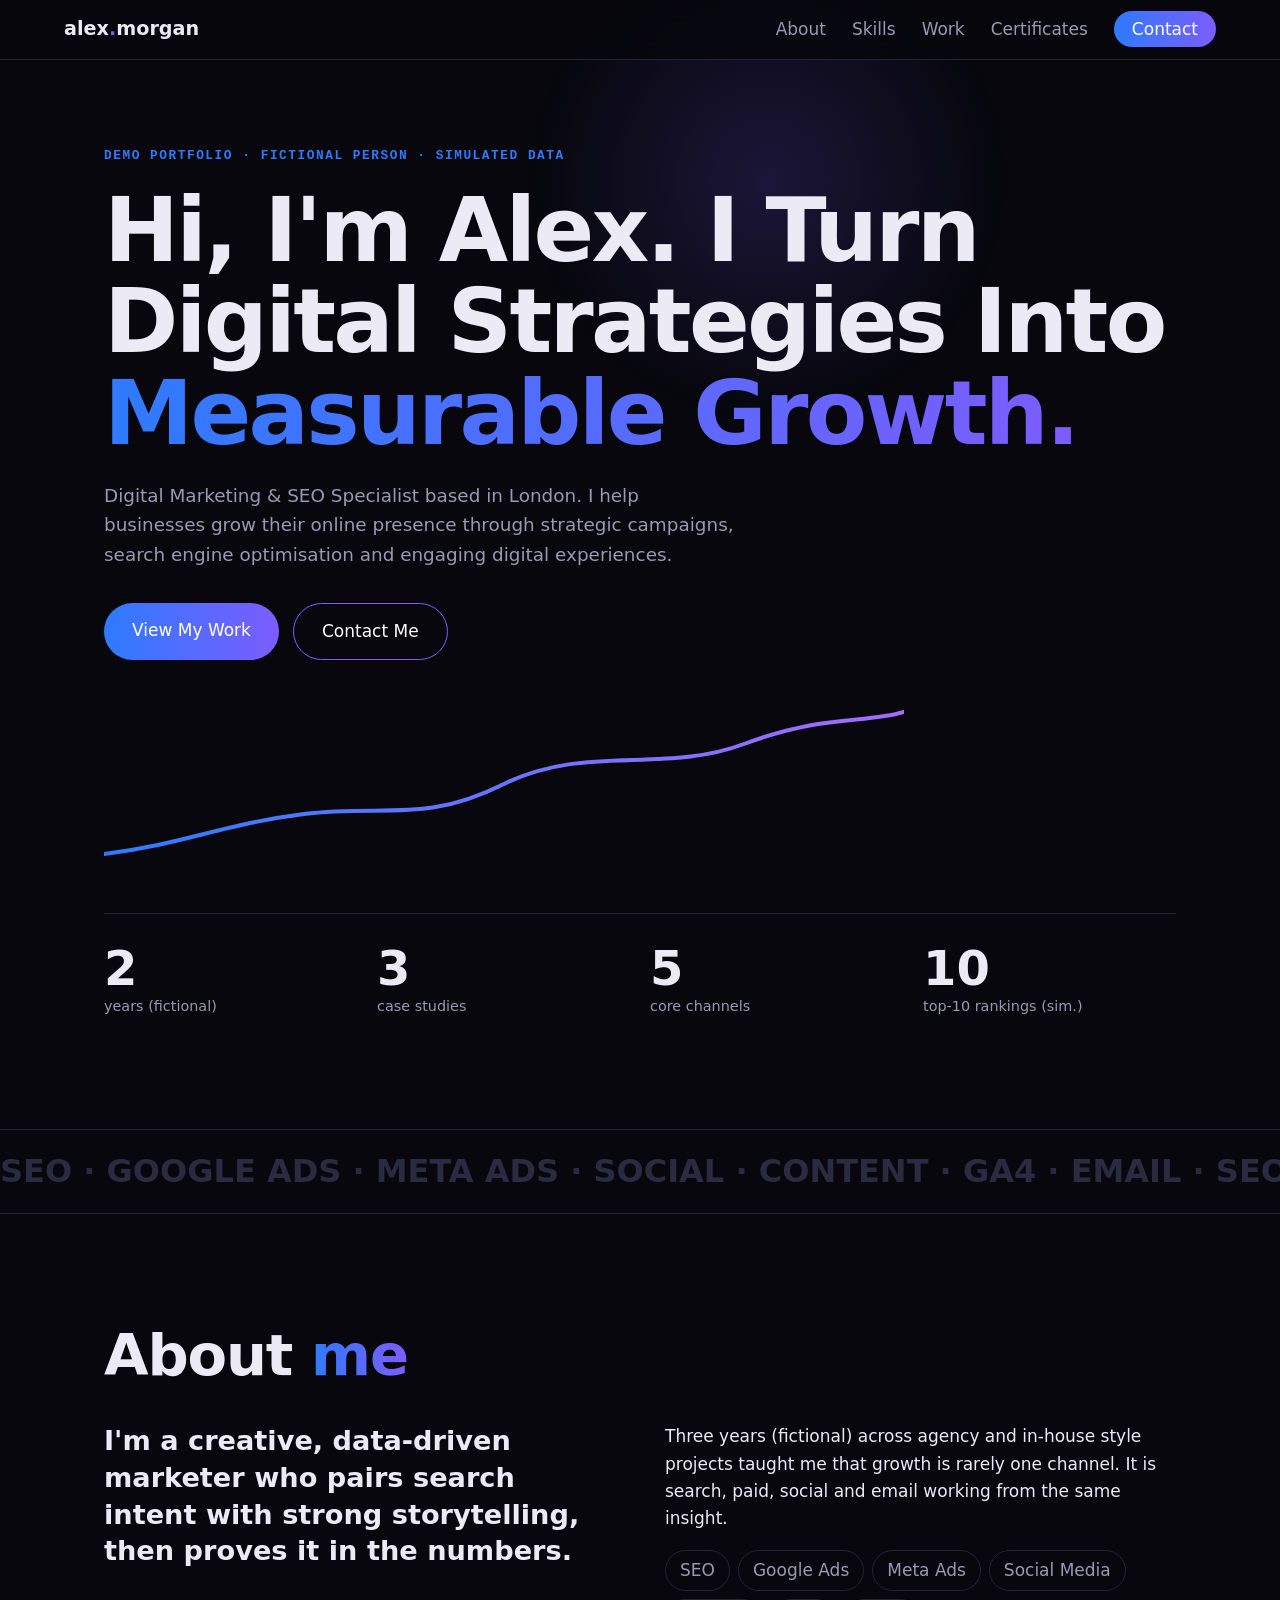
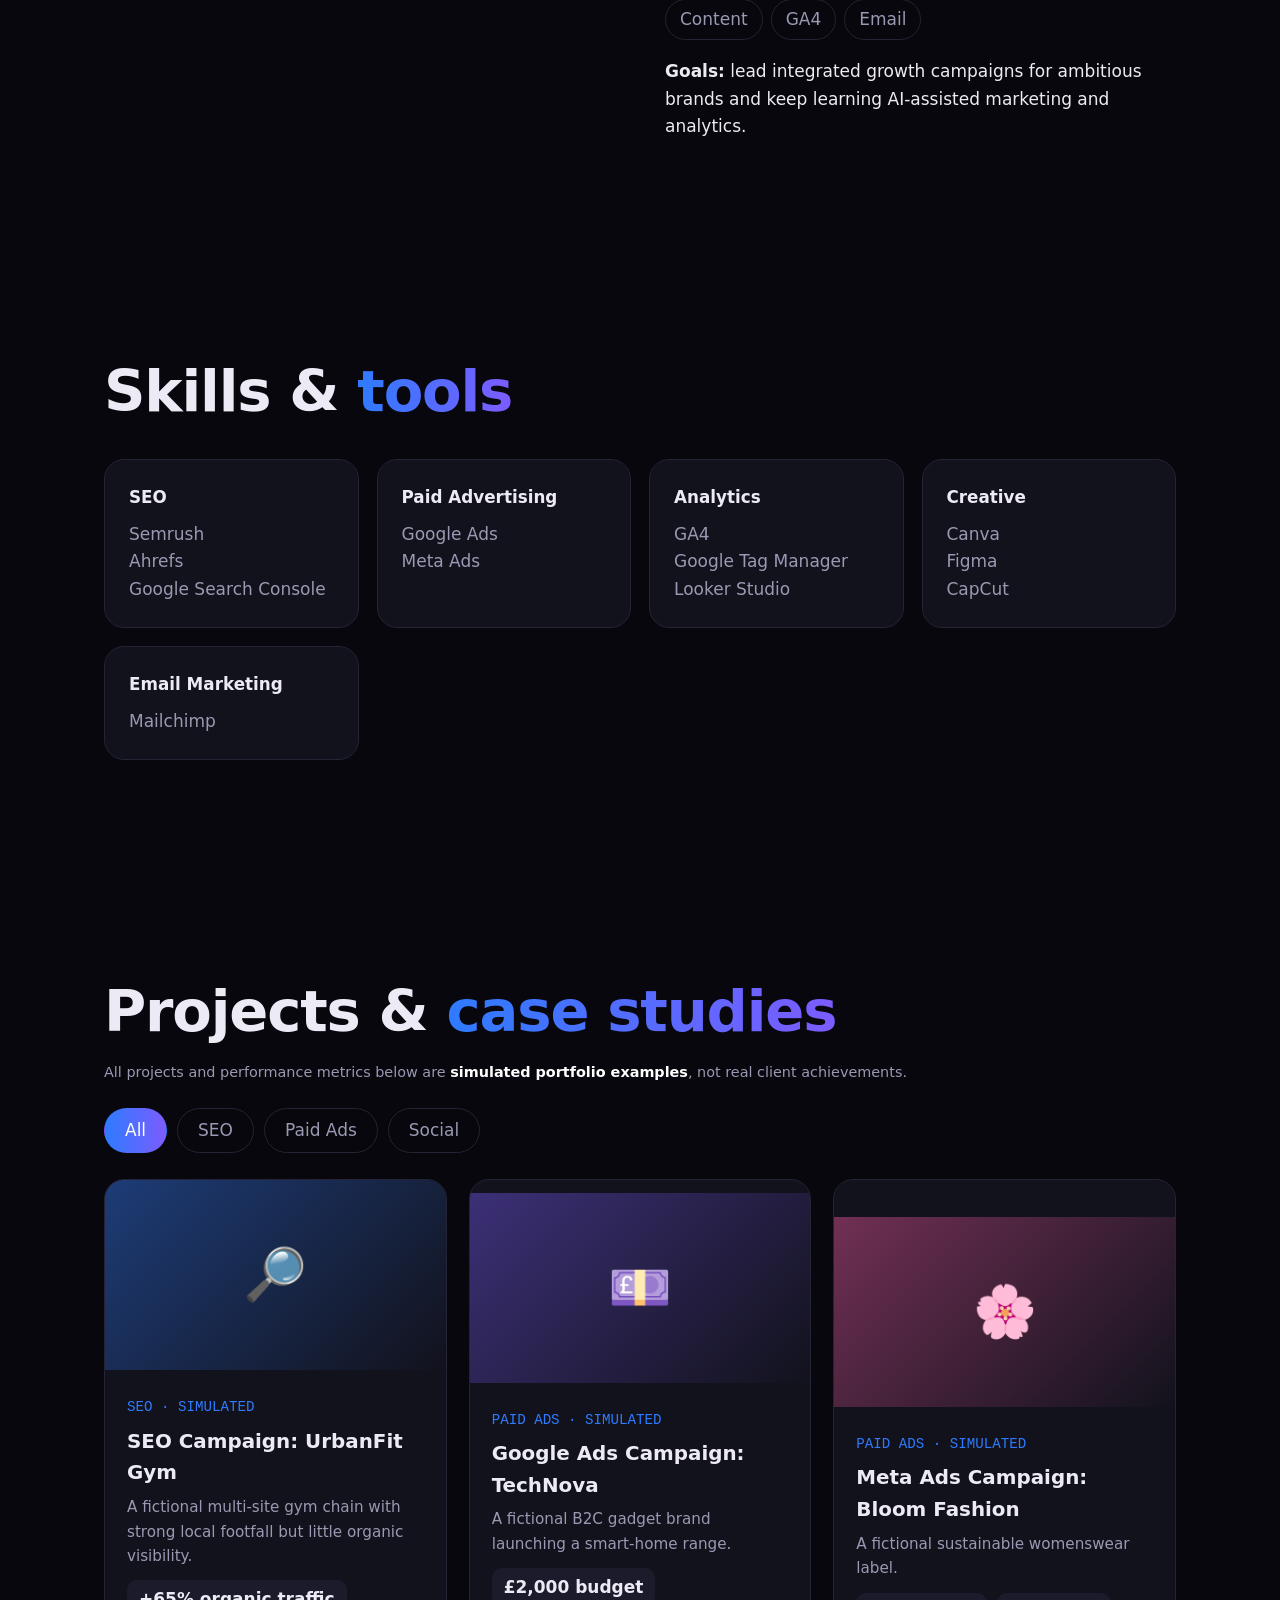
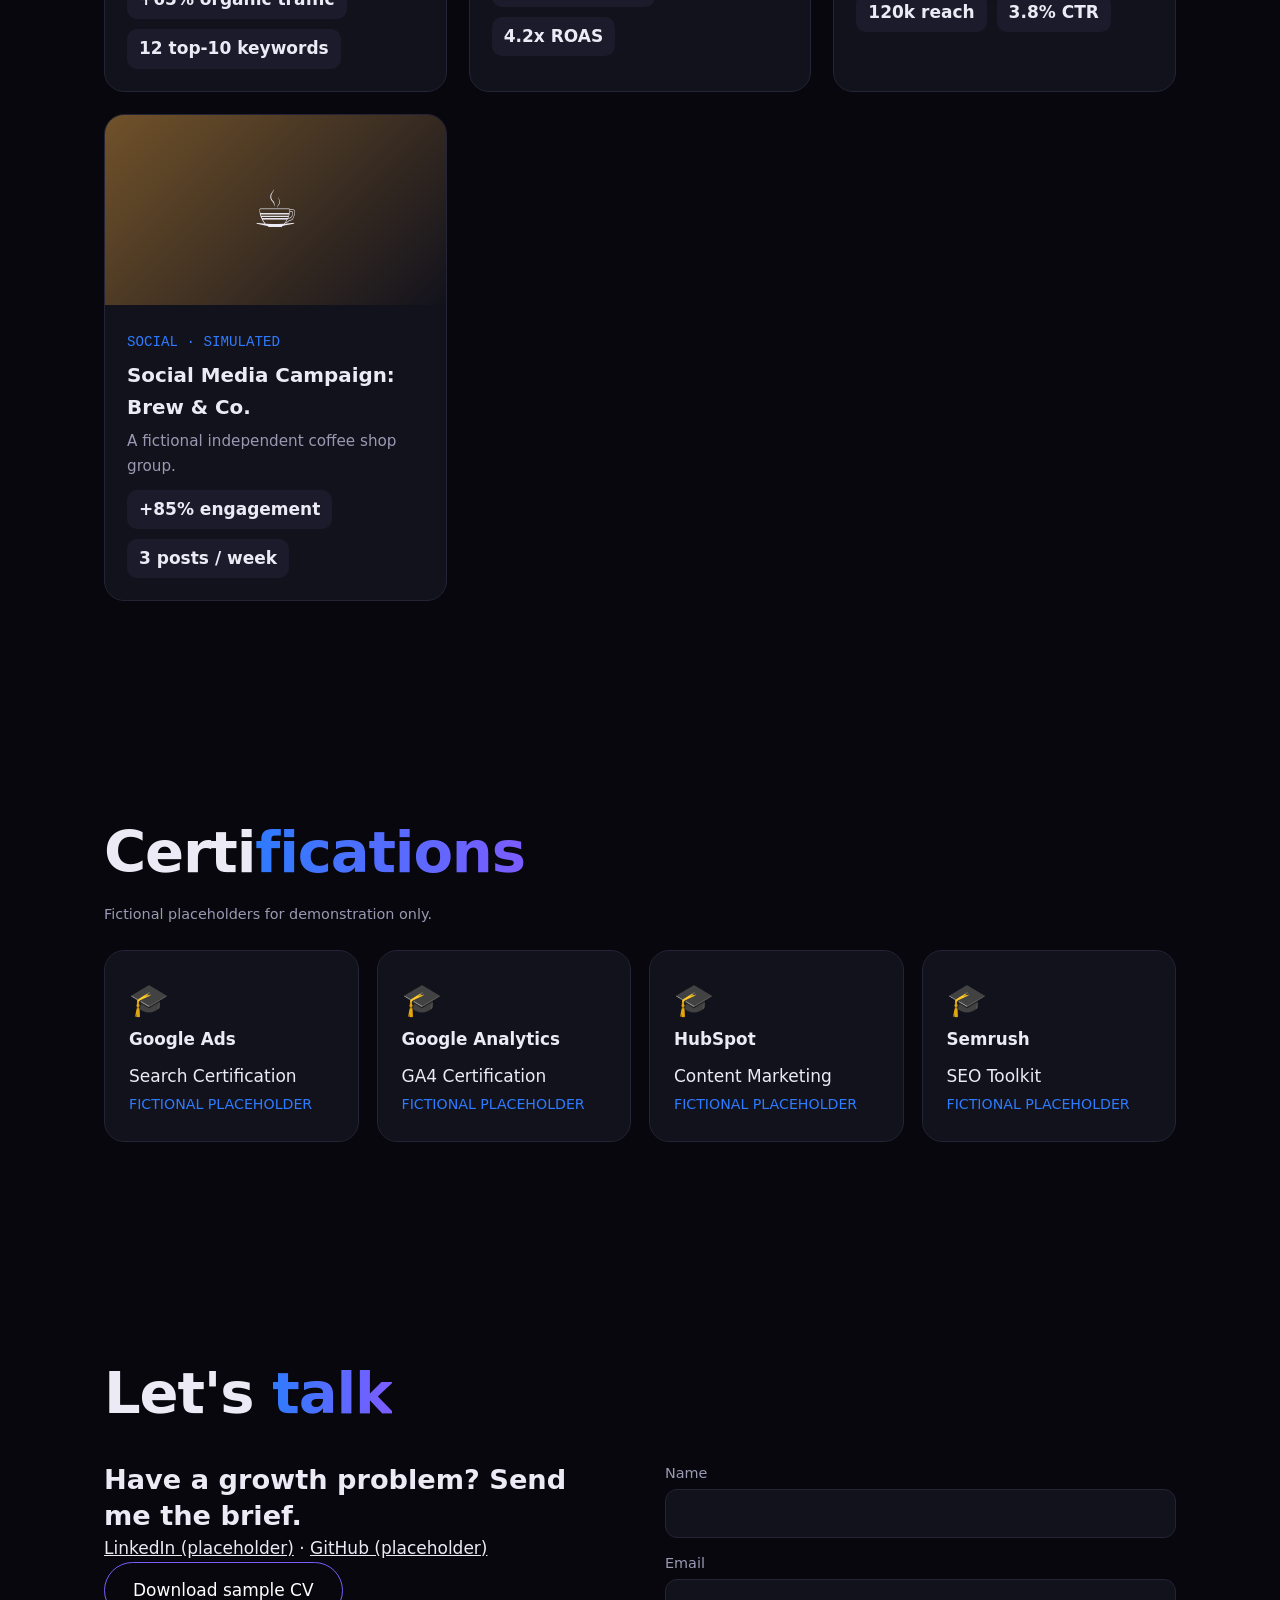
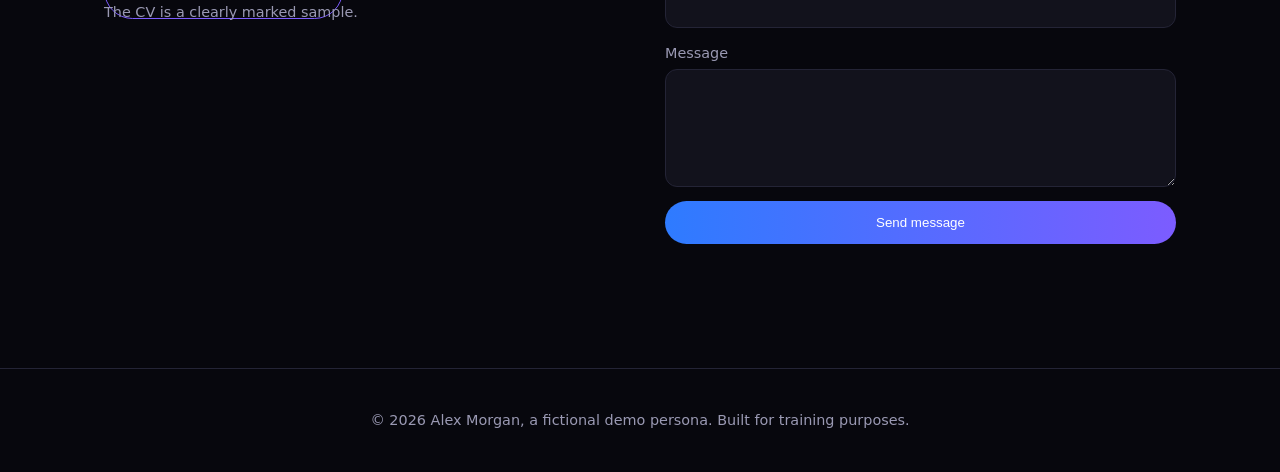
<file: index.html>
<!DOCTYPE html>
<html lang="en">
<head>
<meta charset="utf-8"><meta name="viewport" content="width=device-width,initial-scale=1">
<title>Alex Morgan | Digital Marketing &amp; SEO Specialist, London</title>
<meta name="description" content="Fictional demo portfolio of Alex Morgan, a London digital marketing and SEO specialist. All projects and metrics are simulated examples.">
<link rel="icon" href="data:image/svg+xml,<svg xmlns='http://www.w3.org/2000/svg' viewBox='0 0 100 100'><text y='.9em' font-size='90'>📈</text></svg>">
<style>
:root{--bg:#07070d;--card:#12121c;--line:#242436;--tx:#ecebf5;--mu:#9a99b3;--a:#7c5cff;--b:#2e7bff;--g:linear-gradient(90deg,var(--b),var(--a));--r:20px}
*{box-sizing:border-box;margin:0}html{scroll-behavior:smooth;scroll-padding-top:80px}
body{background:var(--bg);color:var(--tx);font:17px/1.6 "Segoe UI",system-ui,-apple-system,Helvetica,Arial,sans-serif;overflow-x:hidden}
a{color:inherit}:focus-visible{outline:3px solid var(--b);outline-offset:3px}
.skip{position:absolute;left:-999px}.skip:focus{left:10px;top:10px;background:#fff;color:#000;padding:8px;z-index:99}
.glow{position:fixed;width:520px;height:520px;border-radius:50%;background:radial-gradient(var(--a),transparent 65%);opacity:.18;pointer-events:none;transform:translate(-50%,-50%);left:60%;top:20%;z-index:-1}
.nav{position:fixed;inset:0 0 auto;display:flex;justify-content:space-between;align-items:center;padding:14px 5vw;backdrop-filter:blur(14px);background:#07070dcc;z-index:20;border-bottom:1px solid var(--line)}
.logo{font-weight:800;text-decoration:none;font-size:1.2rem}.logo span{color:var(--a)}
nav a{margin-left:26px;text-decoration:none;color:var(--mu);transition:.2s}nav a:hover{color:#fff}nav .pill{background:var(--g);color:#fff;padding:8px 18px;border-radius:99px}
.burger{display:none;background:none;border:0;padding:8px}.burger i{display:block;width:26px;height:2px;background:#fff;margin:6px 0}
section{padding:110px 5vw}.hero{min-height:100vh;padding-top:150px;max-width:1200px;margin:auto}
.tag{color:var(--b);font:600 .8rem/1 monospace;letter-spacing:.12em;text-transform:uppercase}
h1{font-size:clamp(2.4rem,7vw,5.6rem);line-height:1.02;letter-spacing:-.03em;margin:22px 0;font-weight:800}
h2{font-size:clamp(2rem,5vw,3.6rem);letter-spacing:-.02em;margin-bottom:36px;line-height:1.1}
em{font-style:normal;background:var(--g);-webkit-background-clip:text;background-clip:text;color:transparent}
.lead{max-width:640px;color:var(--mu);font-size:1.15rem}.btns{display:flex;gap:14px;margin:34px 0;flex-wrap:wrap}
.btn{display:inline-block;background:var(--g);color:#fff;border:0;padding:14px 28px;border-radius:99px;font:600 1rem inherit;text-decoration:none;cursor:pointer;transition:transform .2s,box-shadow .2s}
.btn:hover{transform:translateY(-3px);box-shadow:0 10px 30px #7c5cff55}.btn.ghost{background:none;border:1px solid var(--a)}
.draw{width:100%;max-width:800px;margin-top:10px}.draw path{stroke-dasharray:1100;stroke-dashoffset:1100;animation:d 2.8s .4s forwards}@keyframes d{to{stroke-dashoffset:0}}
.stats{display:grid;grid-template-columns:repeat(auto-fit,minmax(150px,1fr));gap:20px;margin-top:40px;border-top:1px solid var(--line);padding-top:30px}
.stats b{font-size:3rem;display:block;line-height:1}.stats span{color:var(--mu);font-size:.9rem}
.marquee{overflow:hidden;border-block:1px solid var(--line);padding:16px 0;white-space:nowrap}.marquee div{display:inline-block;font-size:2rem;font-weight:800;color:#2a2a40;animation:m 30s linear infinite}@keyframes m{to{transform:translateX(-50%)}}
.sec{max-width:1200px;margin:auto}.two{display:grid;grid-template-columns:1fr 1fr;gap:50px}.big{font-size:1.7rem;line-height:1.35;font-weight:600}
.chips{list-style:none;padding:0;display:flex;flex-wrap:wrap;gap:8px;margin:18px 0}.chips li{border:1px solid var(--line);padding:6px 14px;border-radius:99px;color:var(--mu)}
.note{color:var(--mu);font-size:.9rem;margin:-18px 0 24px}.note strong{color:#fff}
.grid4{display:grid;grid-template-columns:repeat(auto-fit,minmax(240px,1fr));gap:18px}
.box{background:var(--card);border:1px solid var(--line);border-radius:var(--r);padding:24px;transition:.25s}.box:hover{transform:translateY(-6px);border-color:var(--a)}
.box h3{margin-bottom:10px;font-size:1.05rem}.box li{list-style:none;color:var(--mu)}.box ul{padding:0}
.cert b{display:block;font-size:2rem}.cert small{color:var(--b)}
.filters{display:flex;gap:10px;margin-bottom:26px;flex-wrap:wrap}.filters button{background:none;color:var(--mu);border:1px solid var(--line);padding:8px 20px;border-radius:99px;cursor:pointer;font:inherit}.filters .on{background:var(--g);color:#fff;border-color:transparent}
.cards{display:grid;grid-template-columns:repeat(auto-fit,minmax(300px,1fr));gap:22px}
.card{background:var(--card);border:1px solid var(--line);border-radius:var(--r);overflow:hidden;cursor:pointer;text-align:left;color:inherit;padding:0;font:inherit;transition:.3s;animation:in .5s}.card:hover{transform:translateY(-8px);border-color:var(--a);box-shadow:0 20px 50px #7c5cff22}
@keyframes in{from{opacity:0;transform:translateY(20px)}}
.card .thumb{height:190px;display:grid;place-items:center;font-size:3.2rem}.card .info{padding:22px}.card small{color:var(--b);font-family:monospace}.card h3{margin:6px 0}.card p{color:var(--mu);font-size:.95rem}
.kpi{display:flex;gap:10px;margin-top:12px;flex-wrap:wrap}.kpi span{background:#1b1b2b;border-radius:10px;padding:6px 12px;font-weight:700}
dialog{background:var(--bg);color:var(--tx);border:1px solid var(--a);border-radius:var(--r);width:min(920px,94vw);max-height:90vh;padding:34px;overflow:auto;margin:auto}dialog::backdrop{background:#000b}
.x{position:absolute;right:16px;top:10px;background:none;border:0;color:#fff;font-size:2rem;cursor:pointer}
#mbody h3{font-size:2rem;margin:6px 0 12px}.mgrid{display:grid;grid-template-columns:1fr 1fr;gap:18px;margin:20px 0}.mgrid h4{color:var(--b);font:600 .8rem monospace;text-transform:uppercase;margin-bottom:4px}
.vis{background:var(--card);border:1px solid var(--line);border-radius:var(--r);padding:20px;margin:18px 0}.vis table{width:100%;border-collapse:collapse;font-size:.9rem}.vis td{padding:6px;border-bottom:1px solid var(--line)}
.posts{display:grid;grid-template-columns:repeat(3,1fr);gap:8px}.post{aspect-ratio:1;border-radius:12px;display:grid;place-items:center;text-align:center;padding:8px;font-weight:700;font-size:.85rem}
.mnav{display:flex;justify-content:space-between;margin-top:20px}
form{display:grid;gap:14px}label{display:grid;gap:4px;color:var(--mu);font-size:.9rem}input,textarea{background:var(--card);border:1px solid var(--line);border-radius:12px;padding:12px;color:#fff;font:inherit}
footer{text-align:center;color:var(--mu);padding:40px;border-top:1px solid var(--line);font-size:.9rem}
@media(max-width:800px){.two,.mgrid{grid-template-columns:1fr}.burger{display:block}nav{position:absolute;top:100%;left:0;right:0;background:var(--bg);display:none;flex-direction:column;padding:20px 5vw}nav.open{display:flex}nav a{margin:10px 0}}
@media(prefers-reduced-motion:reduce){*{animation:none!important;transition:none!important;scroll-behavior:auto}.draw path{stroke-dashoffset:0}}

</style>
</head>
<body>
<a class="skip" href="#main">Skip to content</a>
<div class="glow" aria-hidden="true"></div>
<header class="nav"><a class="logo" href="#home">alex<span>.</span>morgan</a>
<button class="burger" aria-label="Open menu" aria-expanded="false"><i></i><i></i></button>
<nav id="menu" aria-label="Main"><a href="#about">About</a><a href="#skills">Skills</a><a href="#work">Work</a><a href="#certs">Certificates</a><a class="pill" href="#contact">Contact</a></nav></header>
<main id="main">
<section id="home" class="hero"><p class="tag">Demo portfolio · fictional person · simulated data</p>
<h1>Hi, I'm Alex. I Turn Digital Strategies Into <em>Measurable Growth.</em></h1>
<p class="lead">Digital Marketing &amp; SEO Specialist based in London. I help businesses grow their online presence through strategic campaigns, search engine optimisation and engaging digital experiences.</p>
<div class="btns"><a class="btn" href="#work">View My Work</a><a class="btn ghost" href="#contact">Contact Me</a></div>
<svg class="draw" viewBox="0 0 800 160" aria-hidden="true"><defs><linearGradient id="g"><stop offset="0" stop-color="#2e7bff"/><stop offset="1" stop-color="#a56bff"/></linearGradient></defs><path d="M0 150 C80 140 120 120 200 110 S320 120 400 80 S560 70 640 40 S760 20 800 8" fill="none" stroke="url(#g)" stroke-width="4" stroke-linecap="round"/></svg>
<div class="stats"><div><b data-n="3">0</b><span>years (fictional)</span></div><div><b data-n="4">0</b><span>case studies</span></div><div><b data-n="6">0</b><span>core channels</span></div><div><b data-n="12">0</b><span>top-10 rankings (sim.)</span></div></div></section>
<div class="marquee" aria-hidden="true"><div>SEO · GOOGLE ADS · META ADS · SOCIAL · CONTENT · GA4 · EMAIL · SEO · GOOGLE ADS · META ADS · SOCIAL · CONTENT · GA4 · EMAIL ·</div></div>
<section id="about" class="sec"><h2>About <em>me</em></h2><div class="two">
<p class="big">I'm a creative, data-driven marketer who pairs search intent with strong storytelling, then proves it in the numbers.</p>
<div><p>Three years (fictional) across agency and in-house style projects taught me that growth is rarely one channel. It is search, paid, social and email working from the same insight.</p>
<ul class="chips"><li>SEO</li><li>Google Ads</li><li>Meta Ads</li><li>Social Media</li><li>Content</li><li>GA4</li><li>Email</li></ul>
<p><strong>Goals:</strong> lead integrated growth campaigns for ambitious brands and keep learning AI-assisted marketing and analytics.</p></div></div></section>
<section id="skills" class="sec"><h2>Skills &amp; <em>tools</em></h2><div id="skillGrid" class="grid4"></div></section>
<section id="work" class="sec"><h2>Projects &amp; <em>case studies</em></h2>
<p class="note">All projects and performance metrics below are <strong>simulated portfolio examples</strong>, not real client achievements.</p>
<div class="filters" role="group" aria-label="Filter projects"></div><div id="cards" class="cards"></div></section>
<section id="certs" class="sec"><h2>Certi<em>fications</em></h2><p class="note">Fictional placeholders for demonstration only.</p><div id="certGrid" class="grid4"></div></section>
<section id="contact" class="sec"><h2>Let's <em>talk</em></h2><div class="two">
<div><p class="big">Have a growth problem? Send me the brief.</p><p><a href="https://www.linkedin.com/" target="_blank" rel="noopener">LinkedIn (placeholder)</a> · <a href="https://github.com/" target="_blank" rel="noopener">GitHub (placeholder)</a></p><a class="btn ghost" href="[data-uri]" download="Alex-Morgan-SAMPLE-CV.pdf">Download sample CV</a><p class="note">The CV is a clearly marked sample.</p></div>
<form id="form" novalidate><label>Name<input name="n" required autocomplete="name"></label><label>Email<input name="e" type="email" required autocomplete="email"></label><label>Message<textarea name="m" rows="4" required></textarea></label><button class="btn" type="submit">Send message</button><p id="msg" role="status"></p></form></div></section>
</main>
<footer>© 2026 Alex Morgan, a fictional demo persona. Built for training purposes.</footer>
<dialog id="modal" aria-label="Case study"><button class="x" aria-label="Close">×</button><div id="mbody"></div><div class="mnav"><button class="btn ghost" id="prev">← Previous</button><button class="btn ghost" id="next">Next →</button></div></dialog>
<script>
/* ===== CONTENT (edit here) ===== */
const SKILLS={"SEO":["Semrush","Ahrefs","Google Search Console"],"Paid Advertising":["Google Ads","Meta Ads"],"Analytics":["GA4","Google Tag Manager","Looker Studio"],"Creative":["Canva","Figma","CapCut"],"Email Marketing":["Mailchimp"]};
const CERTS=[["Google Ads","Search Certification"],["Google Analytics","GA4 Certification"],["HubSpot","Content Marketing"],["Semrush","SEO Toolkit"]];
const SIM="Simulated portfolio example";
const PROJECTS=[
{id:"seo",cat:"SEO",icon:"🔎",color:"#2e7bff",client:"UrbanFit Gym",title:"SEO Campaign",kpis:["+65% organic traffic","12 top-10 keywords"],
 bg:"A fictional multi-site gym chain with strong local footfall but little organic visibility.",challenge:"Blog and class pages competed with each other and ranked beyond page 3.",objective:"Grow organic traffic and win local, high-intent keywords in six months.",
 strategy:"Keyword clustering and intent mapping, technical audit, content refresh, internal linking, and local landing pages.",tools:"Semrush, Ahrefs, Google Search Console, GA4",
 results:"Organic traffic up 65% and 12 keywords in the top 10 (simulated).",learn:"Consolidating cannibalising pages beat publishing more content.",
 chart:[100,108,121,130,142,155,165],cl:"Organic sessions index, month 0 to 6",
 table:[["Keyword","Volume","Rank"],["gym near me london","5.4k","#8"],["hiit classes east london","1.3k","#4"],["beginner strength training","2.9k","#6"],["gym membership deals","3.1k","#9"]]},
{id:"google",cat:"Paid Ads",icon:"💷",color:"#7c5cff",client:"TechNova",title:"Google Ads Campaign",kpis:["£2,000 budget","4.2x ROAS"],
 bg:"A fictional B2C gadget brand launching a smart-home range.",challenge:"New brand, low awareness and a tight test budget.",objective:"Reach a 4x return on ad spend within 8 weeks.",
 strategy:"Single-theme ad groups, exact and phrase match, negative keyword lists, RSA testing and weekly bid adjustments.",tools:"Google Ads, GA4, Tag Manager, Looker Studio",
 results:"£2,000 spend produced a simulated 4.2x ROAS.",learn:"Weekly search-term reviews cut wasted spend fast.",
 chart:[1.8,2.4,3.1,3.6,3.9,4.2],cl:"ROAS by week (simulated dashboard)",
 table:[["Campaign","Match","Budget"],["Search: Smart Plugs","Exact","£600"],["Search: Video Doorbells","Phrase","£800"],["Brand","Exact","£200"],["Remarketing","Display","£400"]]},
{id:"meta",cat:"Paid Ads",icon:"🌸",color:"#ff5ca8",client:"Bloom Fashion",title:"Meta Ads Campaign",kpis:["120k reach","3.8% CTR"],
 bg:"A fictional sustainable womenswear label.",challenge:"Creative fatigue and a cold audience.",objective:"Drive reach and traffic for the spring collection.",
 strategy:"Lookalike and interest audiences, three creative angles tested, Reels-first placements.",tools:"Meta Ads Manager, Canva, CapCut, GA4",
 results:"120,000 people reached at a 3.8% CTR (simulated).",learn:"Short video with a strong first-second hook beat static images.",
 chart:[1.9,2.5,3.0,3.4,3.8],cl:"CTR % by week (simulated)",
 table:[["Audience / creative","Detail","Result"],["Interest","Women 22-34, UK, sustainable fashion","Best"],["Lookalike 1%","Past buyers","2nd"],["Creative A","Lifestyle Reel","3.8% CTR"],["Creative B","Carousel","2.9% CTR"]]},
{id:"social",cat:"Social",icon:"☕",color:"#ffb23e",client:"Brew & Co.",title:"Social Media Campaign",kpis:["+85% engagement","3 posts / week"],
 bg:"A fictional independent coffee shop group.",challenge:"Irregular posting and low engagement.",objective:"Build a consistent community and lift engagement.",
 strategy:"Content pillars, weekly calendar, user-generated content and Stories polls.",tools:"Canva, CapCut, Meta Business Suite",
 results:"Engagement rate up 85% (simulated).",learn:"Consistency and a recognisable visual style mattered most.",
 chart:[100,120,140,160,175,185],cl:"Engagement index (simulated)",
 posts:["Meet the roaster","Latte art Friday","Oat milk tips","Customer of the week","Behind the bar","Weekend menu"],cal:["Mon: Educate","Wed: Behind the scenes","Fri: Product hero","Sun: Community"]}];
/* ===== CODE ===== */
const $=(s,r=document)=>r.querySelector(s);
$("#skillGrid").innerHTML=Object.entries(SKILLS).map(([k,v])=>`<div class="box"><h3>${k}</h3><ul>${v.map(x=>`<li>${x}</li>`).join("")}</ul></div>`).join("");
$("#certGrid").innerHTML=CERTS.map(c=>`<div class="box cert"><b>🎓</b><h3>${c[0]}</h3><p>${c[1]}</p><small>FICTIONAL PLACEHOLDER</small></div>`).join("");
const svg=(d,l,c)=>{const mx=Math.max(...d),mn=Math.min(...d),p=d.map((v,i)=>[i*(500/(d.length-1))+10,110-(v-mn)/(mx-mn||1)*90]);return `<svg viewBox="0 0 520 130" role="img" aria-label="${l}"><polyline points="${p.join(" ")}" fill="none" stroke="${c}" stroke-width="4" stroke-linejoin="round"/>${p.map(q=>`<circle cx="${q[0]}" cy="${q[1]}" r="5" fill="${c}"/>`).join("")}</svg><small>${l}</small>`};
const cats=["All",...new Set(PROJECTS.map(p=>p.cat))];let cur="All",idx=0;
$(".filters").innerHTML=cats.map(c=>`<button class="${c=="All"?"on":""}" aria-pressed="${c=="All"}">${c}</button>`).join("");
function draw(){$("#cards").innerHTML=PROJECTS.filter(p=>cur=="All"||p.cat==cur).map(p=>`<button class="card" data-id="${p.id}"><div class="thumb" style="background:linear-gradient(135deg,${p.color}66,#12121c)">${p.icon}</div><div class="info"><small>${p.cat.toUpperCase()} · SIMULATED</small><h3>${p.title}: ${p.client}</h3><p>${p.bg}</p><div class="kpi">${p.kpis.map(k=>`<span>${k}</span>`).join("")}</div></div></button>`).join("")}
$(".filters").onclick=e=>{if(e.target.tagName!="BUTTON")return;cur=e.target.textContent;[...$(".filters").children].forEach(b=>{b.classList.toggle("on",b==e.target);b.setAttribute("aria-pressed",b==e.target)});draw()};
function show(i){idx=(i+PROJECTS.length)%PROJECTS.length;const p=PROJECTS[idx];
const vis=p.posts?`<div class="vis"><div class="posts">${p.posts.map((t,i)=>`<div class="post" style="background:linear-gradient(135deg,${["#ffb23e","#7c5cff","#2e7bff"][i%3]},#12121c)">${t}</div>`).join("")}</div><p class="note" style="margin:12px 0 0">Sample Instagram posts. Weekly calendar: ${p.cal.join(" | ")}</p></div>`:`<div class="vis"><table>${p.table.map(r=>`<tr>${r.map(c=>`<td>${c}</td>`).join("")}</tr>`).join("")}</table></div>`;
$("#mbody").innerHTML=`<small class="tag">${SIM}</small><h3>${p.title}: ${p.client}</h3><div class="mgrid">${[["Client background",p.bg],["Challenges",p.challenge],["Objectives",p.objective],["Strategy & implementation",p.strategy],["Tools used",p.tools],["Key learnings",p.learn]].map(([h,t])=>`<div><h4>${h}</h4><p>${t}</p></div>`).join("")}</div>${vis}<div class="vis">${svg(p.chart,p.cl,p.color)}</div><h4 class="tag">Measurable results (simulated)</h4><p class="big">${p.results}</p>`;
if(!$("#modal").open)$("#modal").showModal()}
$("#cards").onclick=e=>{const c=e.target.closest(".card");if(c)show(PROJECTS.findIndex(p=>p.id==c.dataset.id))};
$("#prev").onclick=()=>show(idx-1);$("#next").onclick=()=>show(idx+1);$(".x").onclick=()=>$("#modal").close();
$("#modal").onclick=e=>{if(e.target.id=="modal")e.target.close()};draw();
const burger=$(".burger"),menu=$("#menu");burger.onclick=()=>{const o=menu.classList.toggle("open");burger.setAttribute("aria-expanded",o)};menu.onclick=e=>{if(e.target.tagName=="A")menu.classList.remove("open")};
addEventListener("pointermove",e=>{const g=$(".glow");g.style.left=e.clientX+"px";g.style.top=e.clientY+"px"});
const io=new IntersectionObserver(es=>es.forEach(e=>{if(!e.isIntersecting)return;const el=e.target,n=+el.dataset.n;let i=0;const t=setInterval(()=>{el.textContent=++i;if(i>=n)clearInterval(t)},900/n);io.unobserve(el)}));document.querySelectorAll("[data-n]").forEach(el=>io.observe(el));
$("#form").onsubmit=e=>{e.preventDefault();const f=e.target,m=$("#msg"),ok=f.checkValidity();m.textContent=ok?"Thanks! This is a demo form, so nothing was sent.":"Please complete all fields with a valid email.";if(ok)f.reset()};

</script>
</body></html>
</file>
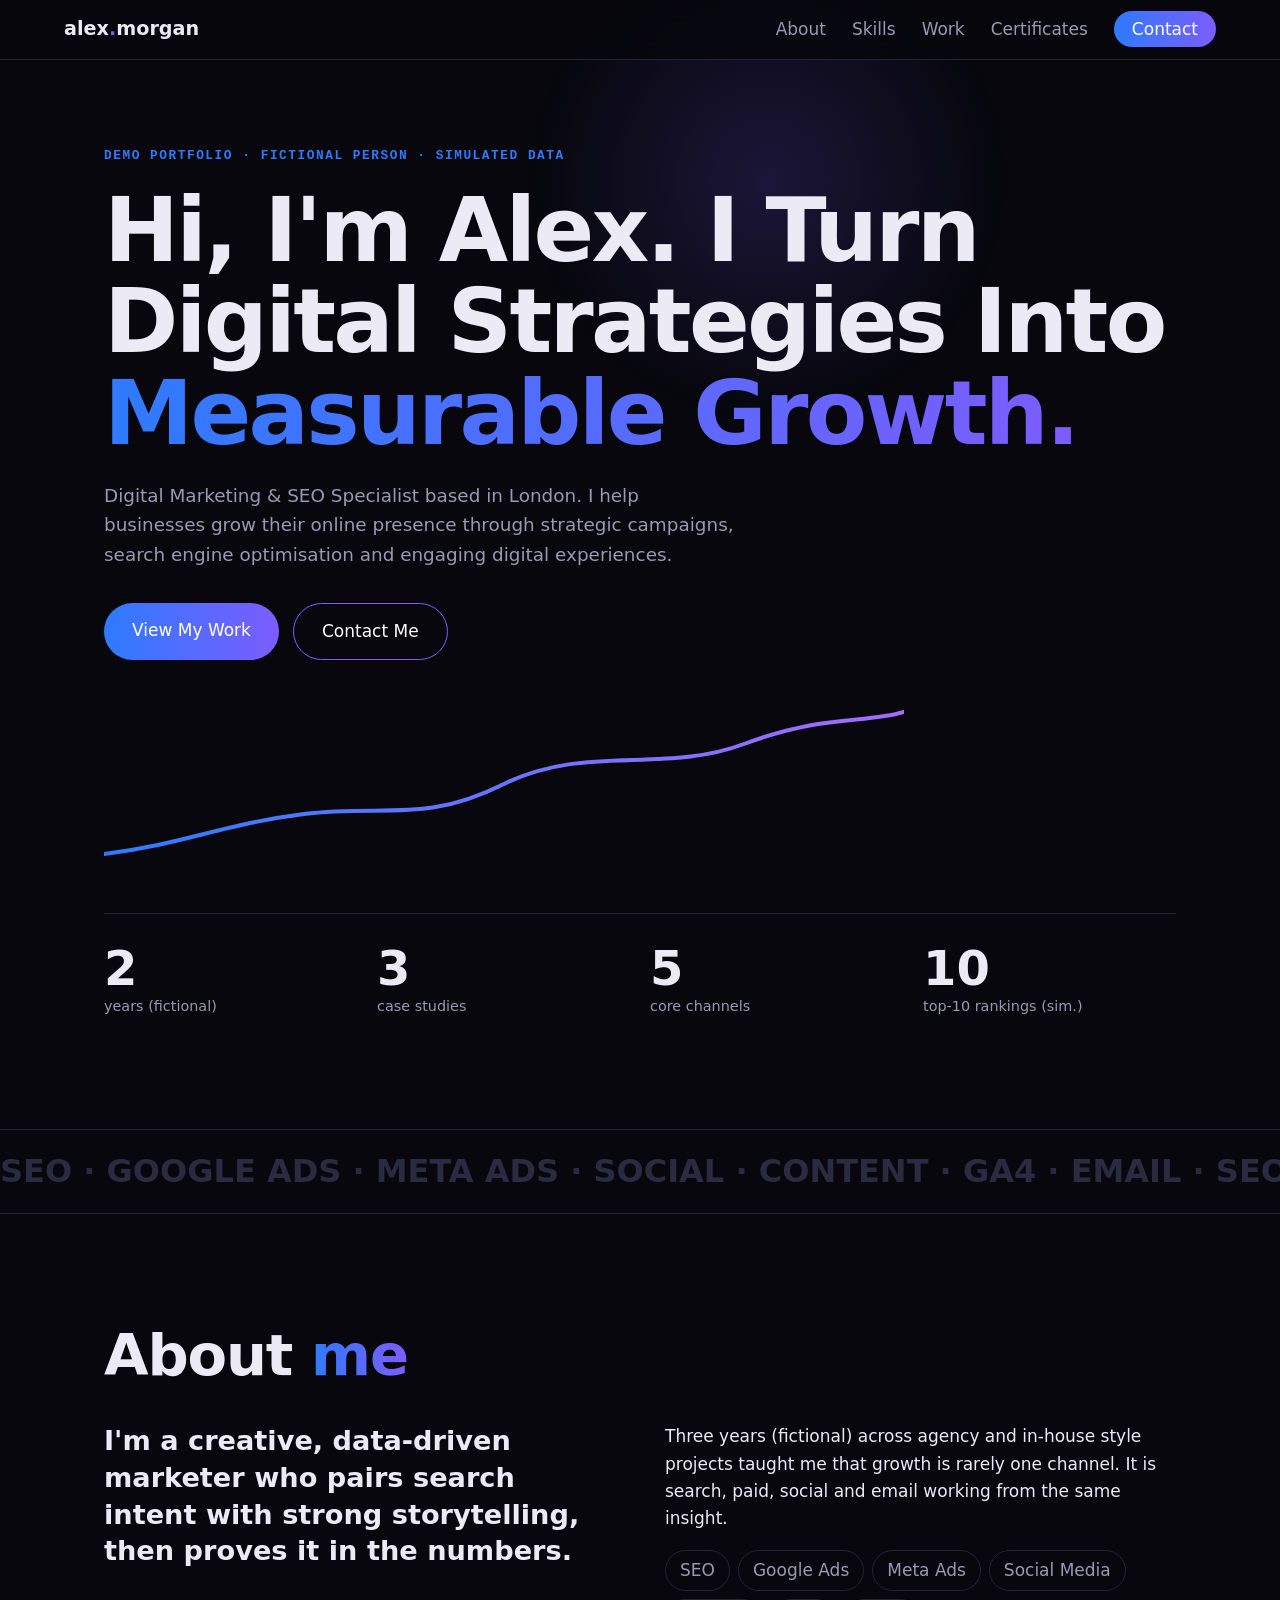
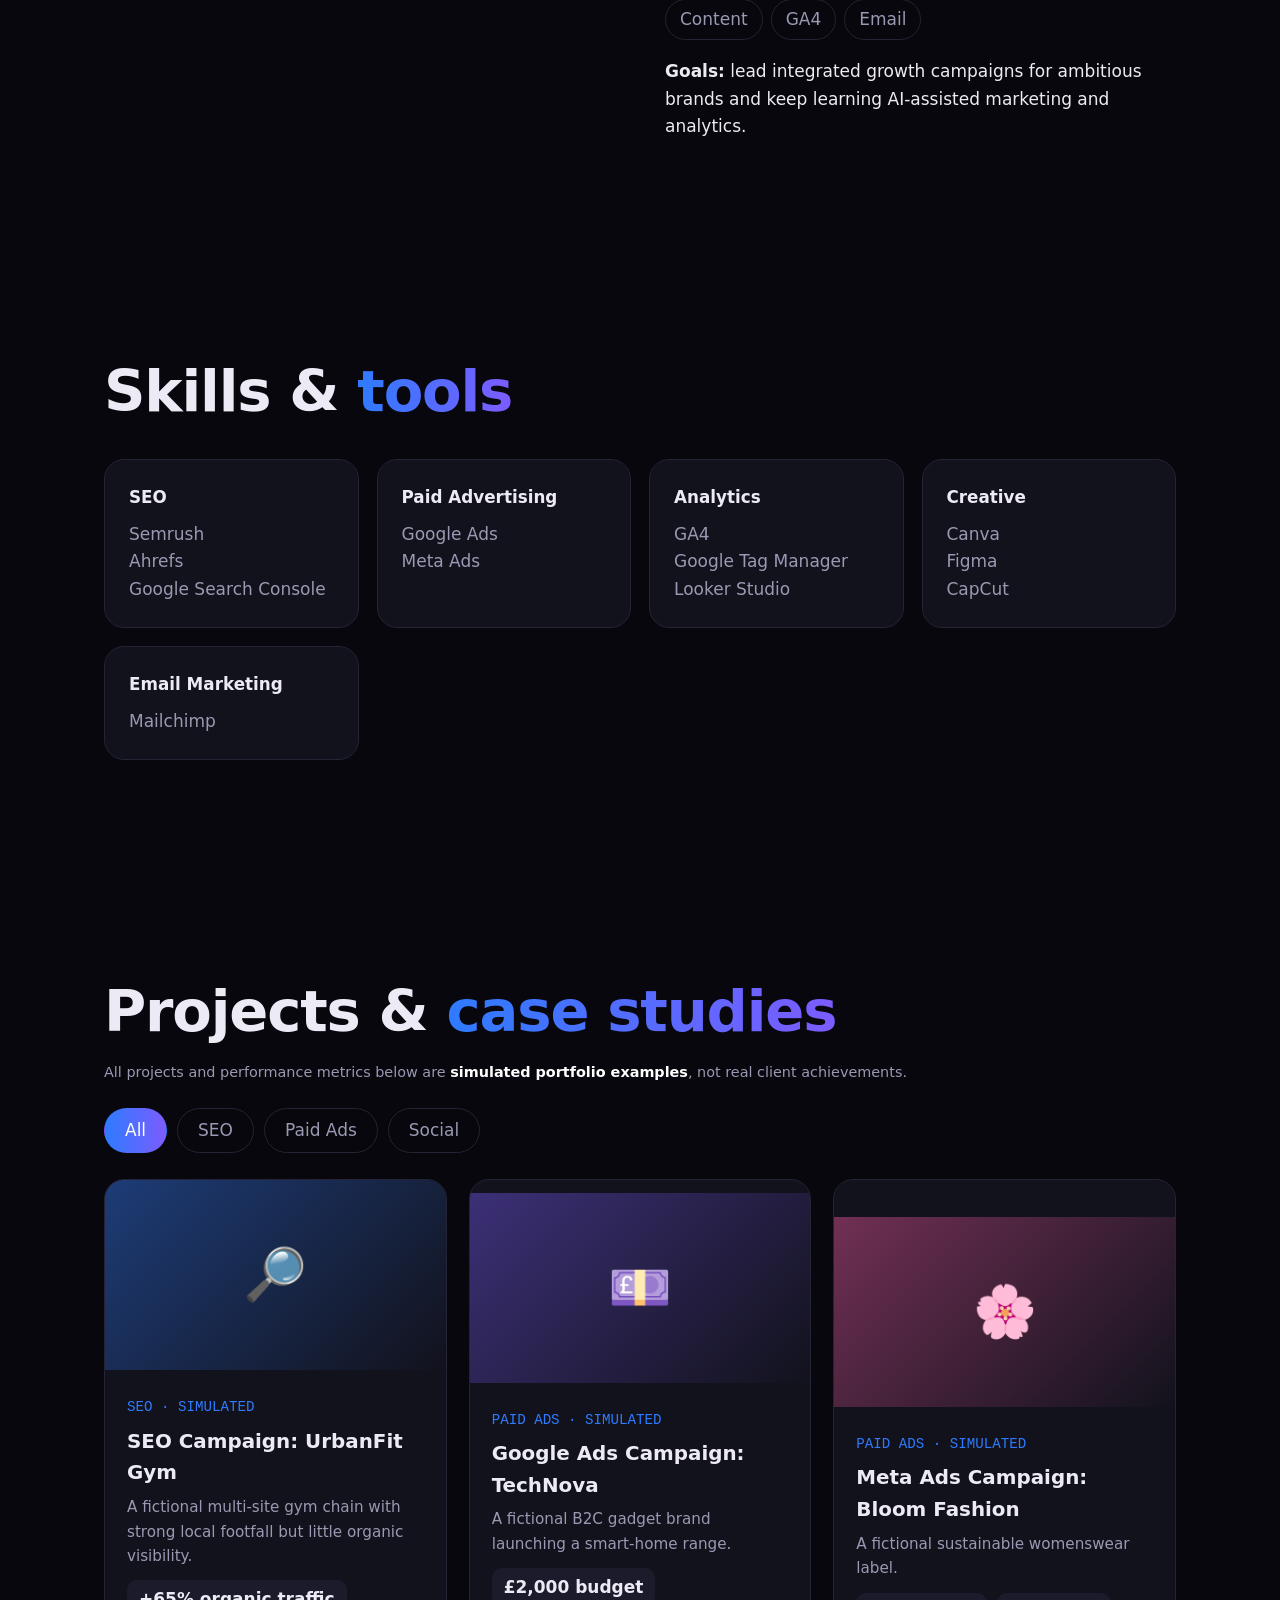
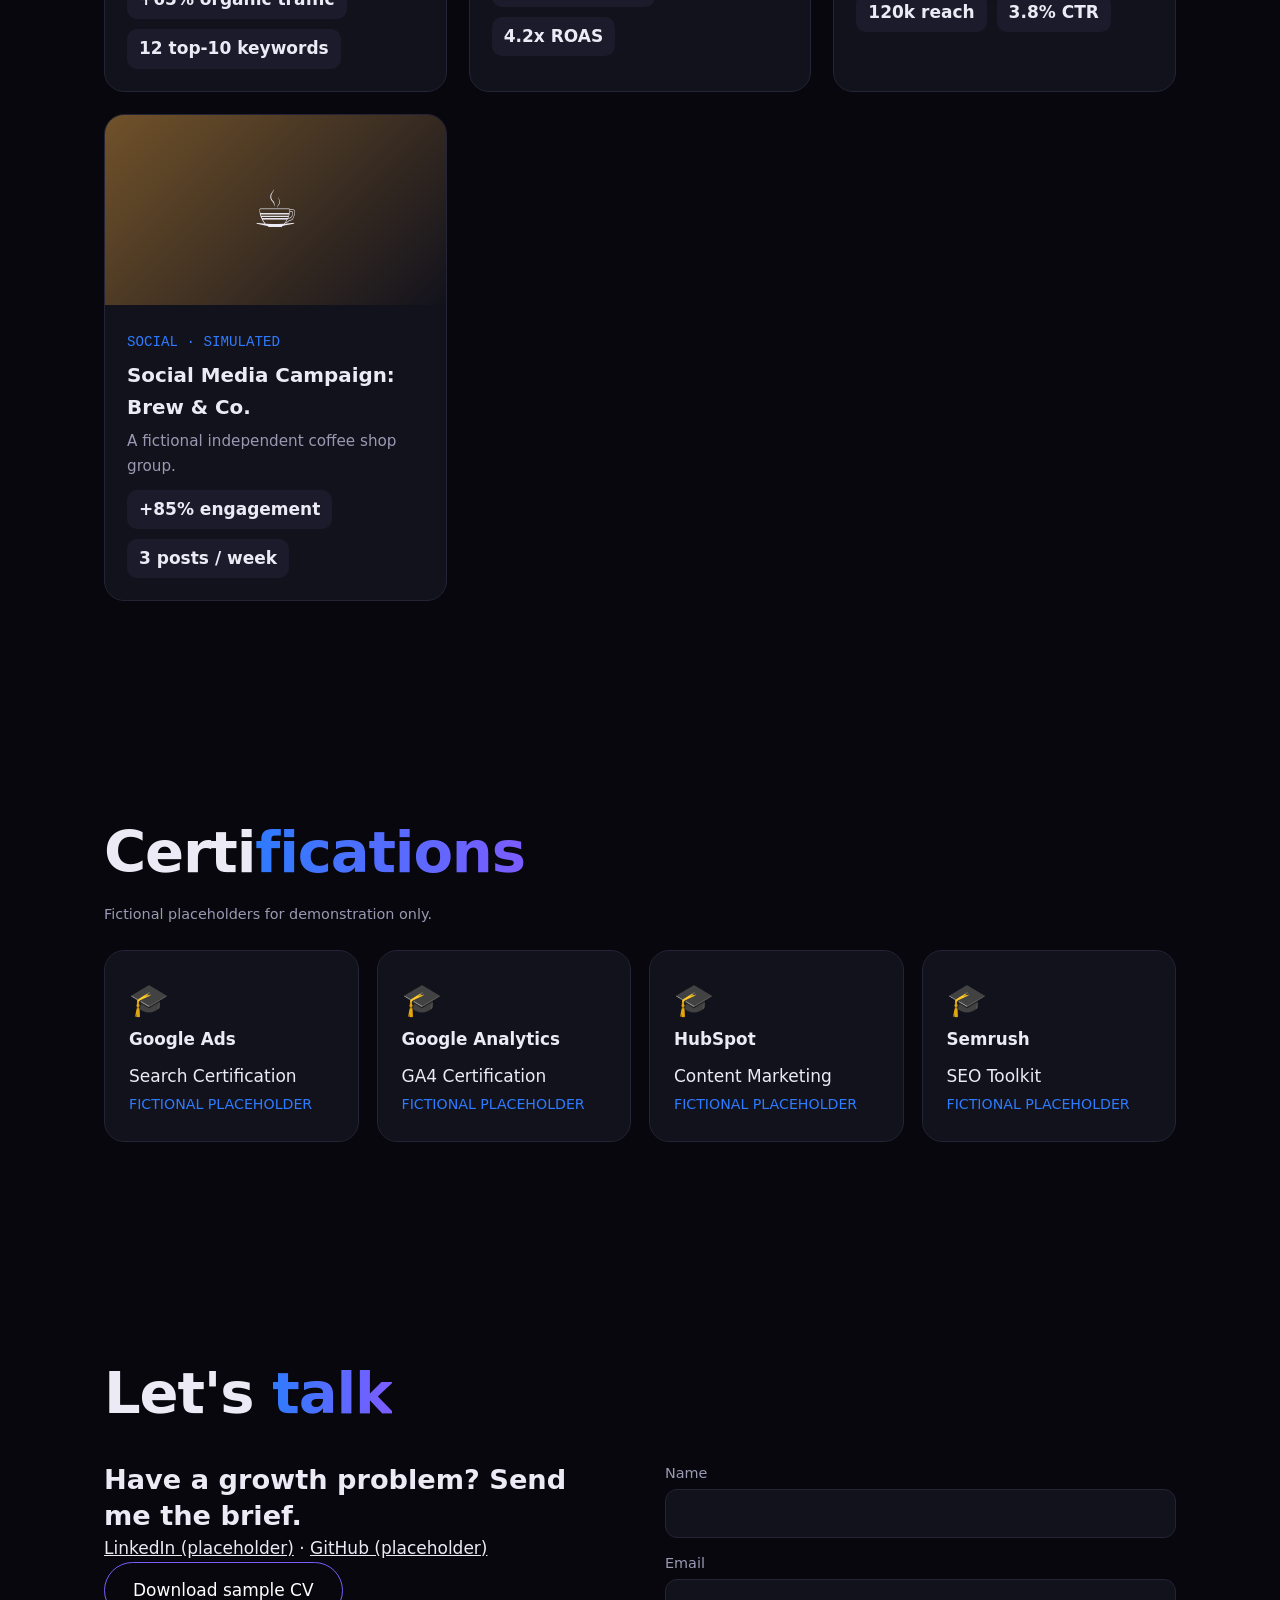
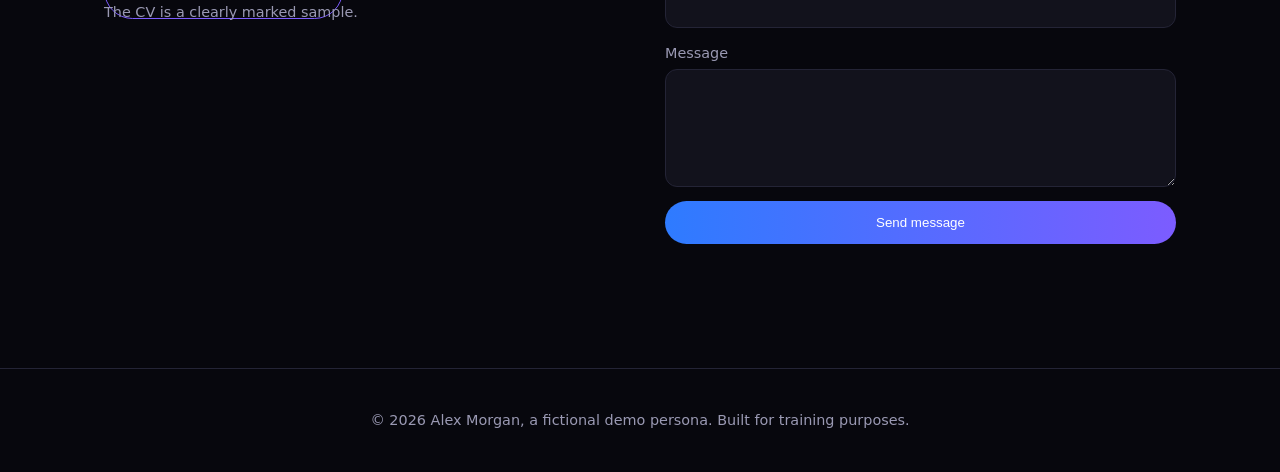
<file: alex-morgan-portfolio (1)/index.html>
<!DOCTYPE html>
<html lang="en">
<head>
<meta charset="utf-8"><meta name="viewport" content="width=device-width,initial-scale=1">
<title>Alex Morgan | Digital Marketing &amp; SEO Specialist, London</title>
<meta name="description" content="Fictional demo portfolio of Alex Morgan, a London digital marketing and SEO specialist. All projects and metrics are simulated examples.">
<link rel="icon" href="data:image/svg+xml,<svg xmlns='http://www.w3.org/2000/svg' viewBox='0 0 100 100'><text y='.9em' font-size='90'>📈</text></svg>">
<link rel="stylesheet" href="css/style.css">
</head>
<body>
<a class="skip" href="#main">Skip to content</a>
<div class="glow" aria-hidden="true"></div>
<header class="nav"><a class="logo" href="#home">alex<span>.</span>morgan</a>
<button class="burger" aria-label="Open menu" aria-expanded="false"><i></i><i></i></button>
<nav id="menu" aria-label="Main"><a href="#about">About</a><a href="#skills">Skills</a><a href="#work">Work</a><a href="#certs">Certificates</a><a class="pill" href="#contact">Contact</a></nav></header>
<main id="main">
<section id="home" class="hero"><p class="tag">Demo portfolio · fictional person · simulated data</p>
<h1>Hi, I'm Alex. I Turn Digital Strategies Into <em>Measurable Growth.</em></h1>
<p class="lead">Digital Marketing &amp; SEO Specialist based in London. I help businesses grow their online presence through strategic campaigns, search engine optimisation and engaging digital experiences.</p>
<div class="btns"><a class="btn" href="#work">View My Work</a><a class="btn ghost" href="#contact">Contact Me</a></div>
<svg class="draw" viewBox="0 0 800 160" aria-hidden="true"><defs><linearGradient id="g"><stop offset="0" stop-color="#2e7bff"/><stop offset="1" stop-color="#a56bff"/></linearGradient></defs><path d="M0 150 C80 140 120 120 200 110 S320 120 400 80 S560 70 640 40 S760 20 800 8" fill="none" stroke="url(#g)" stroke-width="4" stroke-linecap="round"/></svg>
<div class="stats"><div><b data-n="3">0</b><span>years (fictional)</span></div><div><b data-n="4">0</b><span>case studies</span></div><div><b data-n="6">0</b><span>core channels</span></div><div><b data-n="12">0</b><span>top-10 rankings (sim.)</span></div></div></section>
<div class="marquee" aria-hidden="true"><div>SEO · GOOGLE ADS · META ADS · SOCIAL · CONTENT · GA4 · EMAIL · SEO · GOOGLE ADS · META ADS · SOCIAL · CONTENT · GA4 · EMAIL ·</div></div>
<section id="about" class="sec"><h2>About <em>me</em></h2><div class="two">
<p class="big">I'm a creative, data-driven marketer who pairs search intent with strong storytelling, then proves it in the numbers.</p>
<div><p>Three years (fictional) across agency and in-house style projects taught me that growth is rarely one channel. It is search, paid, social and email working from the same insight.</p>
<ul class="chips"><li>SEO</li><li>Google Ads</li><li>Meta Ads</li><li>Social Media</li><li>Content</li><li>GA4</li><li>Email</li></ul>
<p><strong>Goals:</strong> lead integrated growth campaigns for ambitious brands and keep learning AI-assisted marketing and analytics.</p></div></div></section>
<section id="skills" class="sec"><h2>Skills &amp; <em>tools</em></h2><div id="skillGrid" class="grid4"></div></section>
<section id="work" class="sec"><h2>Projects &amp; <em>case studies</em></h2>
<p class="note">All projects and performance metrics below are <strong>simulated portfolio examples</strong>, not real client achievements.</p>
<div class="filters" role="group" aria-label="Filter projects"></div><div id="cards" class="cards"></div></section>
<section id="certs" class="sec"><h2>Certi<em>fications</em></h2><p class="note">Fictional placeholders for demonstration only.</p><div id="certGrid" class="grid4"></div></section>
<section id="contact" class="sec"><h2>Let's <em>talk</em></h2><div class="two">
<div><p class="big">Have a growth problem? Send me the brief.</p><p><a href="https://www.linkedin.com/" target="_blank" rel="noopener">LinkedIn (placeholder)</a> · <a href="https://github.com/" target="_blank" rel="noopener">GitHub (placeholder)</a></p><a class="btn ghost" href="assets/sample-cv.pdf" download>Download sample CV</a><p class="note">The CV is a clearly marked sample.</p></div>
<form id="form" novalidate><label>Name<input name="n" required autocomplete="name"></label><label>Email<input name="e" type="email" required autocomplete="email"></label><label>Message<textarea name="m" rows="4" required></textarea></label><button class="btn" type="submit">Send message</button><p id="msg" role="status"></p></form></div></section>
</main>
<footer>© 2026 Alex Morgan, a fictional demo persona. Built for training purposes.</footer>
<dialog id="modal" aria-label="Case study"><button class="x" aria-label="Close">×</button><div id="mbody"></div><div class="mnav"><button class="btn ghost" id="prev">← Previous</button><button class="btn ghost" id="next">Next →</button></div></dialog>
<script src="js/main.js"></script>
</body></html>
</file>
<file: alex-morgan-portfolio (1)/css/style.css>
:root{--bg:#07070d;--card:#12121c;--line:#242436;--tx:#ecebf5;--mu:#9a99b3;--a:#7c5cff;--b:#2e7bff;--g:linear-gradient(90deg,var(--b),var(--a));--r:20px}
*{box-sizing:border-box;margin:0}html{scroll-behavior:smooth;scroll-padding-top:80px}
body{background:var(--bg);color:var(--tx);font:17px/1.6 "Segoe UI",system-ui,-apple-system,Helvetica,Arial,sans-serif;overflow-x:hidden}
a{color:inherit}:focus-visible{outline:3px solid var(--b);outline-offset:3px}
.skip{position:absolute;left:-999px}.skip:focus{left:10px;top:10px;background:#fff;color:#000;padding:8px;z-index:99}
.glow{position:fixed;width:520px;height:520px;border-radius:50%;background:radial-gradient(var(--a),transparent 65%);opacity:.18;pointer-events:none;transform:translate(-50%,-50%);left:60%;top:20%;z-index:-1}
.nav{position:fixed;inset:0 0 auto;display:flex;justify-content:space-between;align-items:center;padding:14px 5vw;backdrop-filter:blur(14px);background:#07070dcc;z-index:20;border-bottom:1px solid var(--line)}
.logo{font-weight:800;text-decoration:none;font-size:1.2rem}.logo span{color:var(--a)}
nav a{margin-left:26px;text-decoration:none;color:var(--mu);transition:.2s}nav a:hover{color:#fff}nav .pill{background:var(--g);color:#fff;padding:8px 18px;border-radius:99px}
.burger{display:none;background:none;border:0;padding:8px}.burger i{display:block;width:26px;height:2px;background:#fff;margin:6px 0}
section{padding:110px 5vw}.hero{min-height:100vh;padding-top:150px;max-width:1200px;margin:auto}
.tag{color:var(--b);font:600 .8rem/1 monospace;letter-spacing:.12em;text-transform:uppercase}
h1{font-size:clamp(2.4rem,7vw,5.6rem);line-height:1.02;letter-spacing:-.03em;margin:22px 0;font-weight:800}
h2{font-size:clamp(2rem,5vw,3.6rem);letter-spacing:-.02em;margin-bottom:36px;line-height:1.1}
em{font-style:normal;background:var(--g);-webkit-background-clip:text;background-clip:text;color:transparent}
.lead{max-width:640px;color:var(--mu);font-size:1.15rem}.btns{display:flex;gap:14px;margin:34px 0;flex-wrap:wrap}
.btn{display:inline-block;background:var(--g);color:#fff;border:0;padding:14px 28px;border-radius:99px;font:600 1rem inherit;text-decoration:none;cursor:pointer;transition:transform .2s,box-shadow .2s}
.btn:hover{transform:translateY(-3px);box-shadow:0 10px 30px #7c5cff55}.btn.ghost{background:none;border:1px solid var(--a)}
.draw{width:100%;max-width:800px;margin-top:10px}.draw path{stroke-dasharray:1100;stroke-dashoffset:1100;animation:d 2.8s .4s forwards}@keyframes d{to{stroke-dashoffset:0}}
.stats{display:grid;grid-template-columns:repeat(auto-fit,minmax(150px,1fr));gap:20px;margin-top:40px;border-top:1px solid var(--line);padding-top:30px}
.stats b{font-size:3rem;display:block;line-height:1}.stats span{color:var(--mu);font-size:.9rem}
.marquee{overflow:hidden;border-block:1px solid var(--line);padding:16px 0;white-space:nowrap}.marquee div{display:inline-block;font-size:2rem;font-weight:800;color:#2a2a40;animation:m 30s linear infinite}@keyframes m{to{transform:translateX(-50%)}}
.sec{max-width:1200px;margin:auto}.two{display:grid;grid-template-columns:1fr 1fr;gap:50px}.big{font-size:1.7rem;line-height:1.35;font-weight:600}
.chips{list-style:none;padding:0;display:flex;flex-wrap:wrap;gap:8px;margin:18px 0}.chips li{border:1px solid var(--line);padding:6px 14px;border-radius:99px;color:var(--mu)}
.note{color:var(--mu);font-size:.9rem;margin:-18px 0 24px}.note strong{color:#fff}
.grid4{display:grid;grid-template-columns:repeat(auto-fit,minmax(240px,1fr));gap:18px}
.box{background:var(--card);border:1px solid var(--line);border-radius:var(--r);padding:24px;transition:.25s}.box:hover{transform:translateY(-6px);border-color:var(--a)}
.box h3{margin-bottom:10px;font-size:1.05rem}.box li{list-style:none;color:var(--mu)}.box ul{padding:0}
.cert b{display:block;font-size:2rem}.cert small{color:var(--b)}
.filters{display:flex;gap:10px;margin-bottom:26px;flex-wrap:wrap}.filters button{background:none;color:var(--mu);border:1px solid var(--line);padding:8px 20px;border-radius:99px;cursor:pointer;font:inherit}.filters .on{background:var(--g);color:#fff;border-color:transparent}
.cards{display:grid;grid-template-columns:repeat(auto-fit,minmax(300px,1fr));gap:22px}
.card{background:var(--card);border:1px solid var(--line);border-radius:var(--r);overflow:hidden;cursor:pointer;text-align:left;color:inherit;padding:0;font:inherit;transition:.3s;animation:in .5s}.card:hover{transform:translateY(-8px);border-color:var(--a);box-shadow:0 20px 50px #7c5cff22}
@keyframes in{from{opacity:0;transform:translateY(20px)}}
.card .thumb{height:190px;display:grid;place-items:center;font-size:3.2rem}.card .info{padding:22px}.card small{color:var(--b);font-family:monospace}.card h3{margin:6px 0}.card p{color:var(--mu);font-size:.95rem}
.kpi{display:flex;gap:10px;margin-top:12px;flex-wrap:wrap}.kpi span{background:#1b1b2b;border-radius:10px;padding:6px 12px;font-weight:700}
dialog{background:var(--bg);color:var(--tx);border:1px solid var(--a);border-radius:var(--r);width:min(920px,94vw);max-height:90vh;padding:34px;overflow:auto;margin:auto}dialog::backdrop{background:#000b}
.x{position:absolute;right:16px;top:10px;background:none;border:0;color:#fff;font-size:2rem;cursor:pointer}
#mbody h3{font-size:2rem;margin:6px 0 12px}.mgrid{display:grid;grid-template-columns:1fr 1fr;gap:18px;margin:20px 0}.mgrid h4{color:var(--b);font:600 .8rem monospace;text-transform:uppercase;margin-bottom:4px}
.vis{background:var(--card);border:1px solid var(--line);border-radius:var(--r);padding:20px;margin:18px 0}.vis table{width:100%;border-collapse:collapse;font-size:.9rem}.vis td{padding:6px;border-bottom:1px solid var(--line)}
.posts{display:grid;grid-template-columns:repeat(3,1fr);gap:8px}.post{aspect-ratio:1;border-radius:12px;display:grid;place-items:center;text-align:center;padding:8px;font-weight:700;font-size:.85rem}
.mnav{display:flex;justify-content:space-between;margin-top:20px}
form{display:grid;gap:14px}label{display:grid;gap:4px;color:var(--mu);font-size:.9rem}input,textarea{background:var(--card);border:1px solid var(--line);border-radius:12px;padding:12px;color:#fff;font:inherit}
footer{text-align:center;color:var(--mu);padding:40px;border-top:1px solid var(--line);font-size:.9rem}
@media(max-width:800px){.two,.mgrid{grid-template-columns:1fr}.burger{display:block}nav{position:absolute;top:100%;left:0;right:0;background:var(--bg);display:none;flex-direction:column;padding:20px 5vw}nav.open{display:flex}nav a{margin:10px 0}}
@media(prefers-reduced-motion:reduce){*{animation:none!important;transition:none!important;scroll-behavior:auto}.draw path{stroke-dashoffset:0}}
</file>
